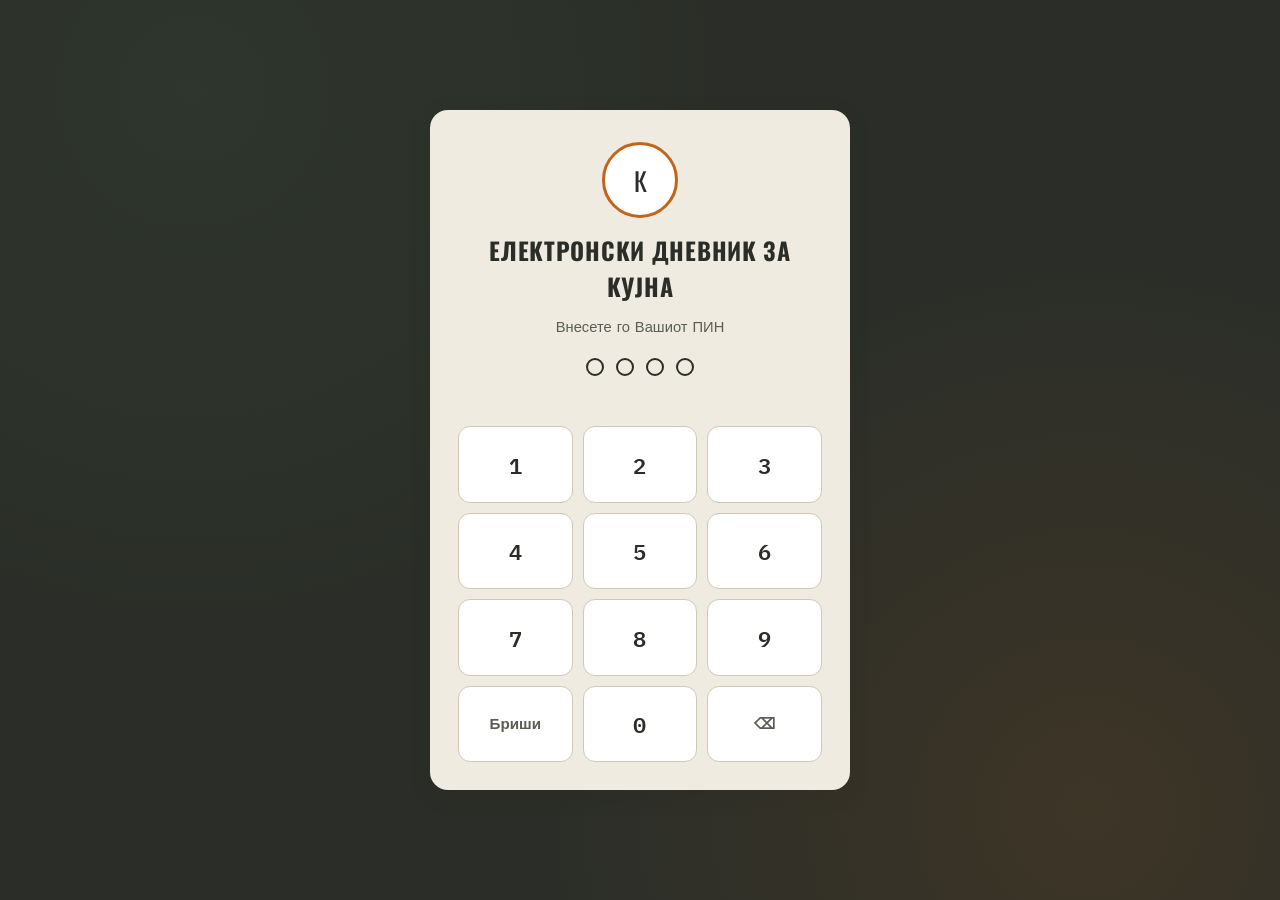
<file: index.html>
<!DOCTYPE html>
<html lang="mk">
<head>
<meta charset="UTF-8">
<meta name="viewport" content="width=device-width, initial-scale=1, maximum-scale=1, user-scalable=no">
<title>Кујна - Најава</title>
<link rel="manifest" href="manifest.json">
<meta name="theme-color" content="#2B2E28">
<link rel="apple-touch-icon" href="icons/icon-192.png">
<link rel="icon" href="icons/icon-192.png">
<link rel="stylesheet" href="css/style.css">
</head>
<body>

<div class="login-wrap">
  <div class="login-card">
    <div class="login-stamp">К</div>
    <h1>Електронски Дневник за Кујна</h1>
    <p class="login-sub">Внесете го Вашиот ПИН</p>

    <div class="pin-display" id="pinDisplay">
      <div class="pin-dot"></div>
      <div class="pin-dot"></div>
      <div class="pin-dot"></div>
      <div class="pin-dot"></div>
    </div>

    <div class="pin-error" id="pinError"></div>

    <div class="pin-pad" id="pinPad">
      <button class="pin-key" data-key="1">1</button>
      <button class="pin-key" data-key="2">2</button>
      <button class="pin-key" data-key="3">3</button>
      <button class="pin-key" data-key="4">4</button>
      <button class="pin-key" data-key="5">5</button>
      <button class="pin-key" data-key="6">6</button>
      <button class="pin-key" data-key="7">7</button>
      <button class="pin-key" data-key="8">8</button>
      <button class="pin-key" data-key="9">9</button>
      <button class="pin-key clear" data-action="clear">Бриши</button>
      <button class="pin-key" data-key="0">0</button>
      <button class="pin-key back" data-action="back">⌫</button>
    </div>
  </div>
</div>

<div class="toast" id="toast"></div>

<script src="js/config.js"></script>
<script src="js/api.js"></script>
<script src="js/session.js"></script>
<script src="js/login.js"></script>
<script>if("serviceWorker" in navigator){navigator.serviceWorker.register("sw.js").catch(()=>{});}</script>
</body>
</html>
</file>
<file: css/style.css>
@import url('https://fonts.googleapis.com/css2?family=Oswald:wght@500;600;700&family=Work+Sans:wght@400;500;600;700&family=IBM+Plex+Mono:wght@500;600&display=swap');

:root {
  --charcoal: #2B2E28;
  --charcoal-light: #3A3E35;
  --paper: #EFEBE1;
  --paper-dim: #E3DECF;
  --sage: #4C7A5E;
  --sage-dark: #3B5F4A;
  --carrot: #C1651B;
  --carrot-dark: #A0530F;
  --ink: #23261F;
  --ink-soft: #5A5D53;
  --line: #CFC8B4;
  --danger: #A33B2E;

  --radius: 10px;
  --shadow: 0 2px 8px rgba(35, 38, 31, 0.12);
  --shadow-lift: 0 6px 20px rgba(35, 38, 31, 0.18);
}

* { box-sizing: border-box; }

html, body {
  margin: 0;
  padding: 0;
  height: 100%;
  background: var(--paper);
  color: var(--ink);
  font-family: 'Work Sans', sans-serif;
  -webkit-tap-highlight-color: transparent;
}

h1, h2, h3, .display {
  font-family: 'Oswald', sans-serif;
  text-transform: uppercase;
  letter-spacing: 0.03em;
  color: var(--charcoal);
  margin: 0;
}

.mono {
  font-family: 'IBM Plex Mono', monospace;
}

button {
  font-family: inherit;
  cursor: pointer;
  border: none;
  -webkit-tap-highlight-color: transparent;
}

button:focus-visible,
input:focus-visible,
select:focus-visible,
a:focus-visible {
  outline: 3px solid var(--carrot);
  outline-offset: 2px;
}

@media (prefers-reduced-motion: reduce) {
  * { animation: none !important; transition: none !important; }
}

/* ---------- App shell ---------- */

.app-topbar {
  display: flex;
  align-items: center;
  justify-content: space-between;
  padding: 14px 20px;
  background: var(--charcoal);
  color: var(--paper);
  flex: 0 0 auto;
}

.app-topbar .brand {
  display: flex;
  align-items: center;
  gap: 10px;
  font-family: 'Oswald', sans-serif;
  font-size: 1.15rem;
  letter-spacing: 0.06em;
  text-transform: uppercase;
}

.app-topbar .brand .stamp-dot {
  width: 10px;
  height: 10px;
  border-radius: 50%;
  background: var(--carrot);
}

.app-topbar .who {
  font-family: 'IBM Plex Mono', monospace;
  font-size: 0.85rem;
  color: var(--paper-dim);
  display: flex;
  align-items: center;
  gap: 12px;
}

.link-btn {
  background: transparent;
  color: var(--paper);
  border: 1px solid rgba(239,235,225,0.35);
  padding: 8px 14px;
  border-radius: 999px;
  font-size: 0.85rem;
  font-family: 'Work Sans', sans-serif;
}
.link-btn:active { background: rgba(239,235,225,0.12); }

.page {
  max-width: 1100px;
  margin: 0 auto;
  padding: 20px;
}

/* ---------- Buttons ---------- */

.btn {
  display: inline-flex;
  align-items: center;
  justify-content: center;
  gap: 8px;
  padding: 16px 22px;
  border-radius: var(--radius);
  font-weight: 600;
  font-size: 1rem;
  min-height: 52px;
  transition: transform 0.08s ease, box-shadow 0.15s ease;
}
.btn:active { transform: scale(0.97); }

.btn-primary {
  background: var(--carrot);
  color: var(--paper);
  box-shadow: var(--shadow);
}
.btn-primary:active { background: var(--carrot-dark); }

.btn-secondary {
  background: var(--charcoal);
  color: var(--paper);
}
.btn-secondary:active { background: var(--charcoal-light); }

.btn-ghost {
  background: transparent;
  color: var(--charcoal);
  border: 1.5px solid var(--line);
}
.btn-ghost:active { background: var(--paper-dim); }

.btn-block { width: 100%; }

.btn-danger-ghost {
  background: transparent;
  color: var(--danger);
  border: 1.5px solid var(--danger);
  padding: 10px 16px;
  min-height: 40px;
  border-radius: var(--radius);
  font-weight: 600;
}

/* ---------- Cards ---------- */

.card {
  background: #fff;
  border-radius: var(--radius);
  box-shadow: var(--shadow);
  padding: 20px;
}

/* ---------- LOGIN PAGE ---------- */

.login-wrap {
  min-height: 100dvh;
  display: flex;
  align-items: center;
  justify-content: center;
  padding: 24px;
  background:
    radial-gradient(circle at 15% 10%, rgba(76,122,94,0.10), transparent 40%),
    radial-gradient(circle at 85% 90%, rgba(193,101,27,0.12), transparent 40%),
    var(--charcoal);
}

.login-card {
  width: 100%;
  max-width: 420px;
  background: var(--paper);
  border-radius: 18px;
  padding: 32px 28px 28px;
  box-shadow: var(--shadow-lift);
  text-align: center;
}

.login-stamp {
  width: 76px;
  height: 76px;
  margin: 0 auto 14px;
  border-radius: 50%;
  border: 3px solid var(--carrot);
  display: flex;
  align-items: center;
  justify-content: center;
  font-family: 'Oswald', sans-serif;
  font-size: 1.6rem;
  color: var(--charcoal);
  background: #fff;
}

.login-card h1 {
  font-size: 1.5rem;
  margin-bottom: 4px;
}

.login-sub {
  color: var(--ink-soft);
  font-size: 0.92rem;
  margin-bottom: 22px;
}

.pin-display {
  display: flex;
  justify-content: center;
  gap: 12px;
  margin-bottom: 20px;
}

.pin-dot {
  width: 18px;
  height: 18px;
  border-radius: 50%;
  border: 2px solid var(--charcoal);
  background: transparent;
  transition: background 0.1s ease;
}
.pin-dot.filled { background: var(--carrot); border-color: var(--carrot); }

.pin-error {
  color: var(--danger);
  font-size: 0.88rem;
  min-height: 20px;
  margin-bottom: 10px;
  font-weight: 600;
}

.pin-pad {
  display: grid;
  grid-template-columns: repeat(3, 1fr);
  gap: 10px;
}

.pin-key {
  background: #fff;
  border: 1.5px solid var(--line);
  border-radius: 12px;
  font-family: 'IBM Plex Mono', monospace;
  font-size: 1.4rem;
  font-weight: 600;
  color: var(--charcoal);
  aspect-ratio: 1.5 / 1;
  min-height: 58px;
}
.pin-key:active { background: var(--paper-dim); }

.pin-key.clear, .pin-key.back {
  font-family: 'Work Sans', sans-serif;
  font-size: 0.95rem;
  color: var(--ink-soft);
}

/* ============================================================
   ENTRY PAGE — fixed, non-scrolling, forced-landscape app shell
   ============================================================ */

.rotate-overlay {
  display: none;
  position: fixed;
  inset: 0;
  background: var(--charcoal);
  color: var(--paper);
  z-index: 999;
  flex-direction: column;
  align-items: center;
  justify-content: center;
  text-align: center;
  gap: 16px;
}
.rotate-overlay p {
  font-family: 'Oswald', sans-serif;
  text-transform: uppercase;
  letter-spacing: 0.04em;
  font-size: 1rem;
  max-width: 260px;
}
.rotate-icon {
  font-size: 3rem;
  animation: rotate-hint 1.6s ease-in-out infinite;
}
@keyframes rotate-hint {
  0%, 100% { transform: rotate(0deg); }
  50% { transform: rotate(90deg); }
}

/* Only the entry page uses .app-shell, so this is safe to lock down globally */
body:has(.app-shell) {
  overflow: hidden;
  overscroll-behavior: none;
}

.app-shell {
  height: 100dvh;
  width: 100vw;
  display: flex;
  flex-direction: column;
  overflow: hidden;
}

@media (orientation: portrait) {
  .rotate-overlay { display: flex; }
  .app-shell { display: none; }
}

.screen {
  flex: 1 1 auto;
  min-height: 0;
  display: flex;
  flex-direction: column;
  overflow: hidden;
}

/* Force the native [hidden] attribute to win over the .app-topbar / .screen
   "display: flex" rules above — otherwise both steps render at once. */
.app-topbar[hidden],
.screen[hidden] {
  display: none !important;
}

/* ---- Step 1: full-screen meal picker ---- */

.screen-meal {
  align-items: center;
  justify-content: center;
  padding: 24px;
}

.meal-picker-full {
  display: grid;
  grid-template-columns: repeat(5, 1fr);
  gap: 20px;
  width: 100%;
  max-width: 1150px;
}

.meal-chip-lg {
  background: #fff;
  border: 2px solid var(--line);
  border-radius: 14px;
  padding: 20px 12px;
  font-family: 'Oswald', sans-serif;
  text-transform: uppercase;
  letter-spacing: 0.04em;
  font-size: 1.15rem;
  font-weight: 600;
  color: var(--charcoal);
  min-height: 22vh;
  display: flex;
  align-items: center;
  justify-content: center;
  text-align: center;
  box-shadow: var(--shadow);
  transition: transform 0.08s ease, background 0.1s ease, border-color 0.1s ease;
}
.meal-chip-lg:active {
  transform: scale(0.96);
  background: var(--sage);
  border-color: var(--sage);
  color: #fff;
}
.meal-chip-lg.active {
  background: var(--sage);
  border-color: var(--sage);
  color: #fff;
}

/* ---- Step 2 compact topbar ---- */

.topbar-entry {
  justify-content: space-between;
}

.entry-header-left {
  display: flex;
  align-items: center;
  gap: 18px;
}

.meal-name-display {
  font-family: 'Oswald', sans-serif;
  text-transform: uppercase;
  letter-spacing: 0.05em;
  font-size: 1.2rem;
  color: var(--paper);
}

.entry-header-right input[type="date"] {
  padding: 9px 14px;
  border-radius: 8px;
  border: none;
  font-family: 'IBM Plex Mono', monospace;
  font-size: 0.95rem;
  font-weight: 600;
  color: var(--ink);
  background: var(--paper);
}

/* ---- Step 2 entry screen ---- */

.desc-input-plain {
  flex: 0 0 auto;
  border: none;
  border-bottom: 2px solid var(--line);
  background: transparent;
  font-size: 1.15rem;
  font-family: 'Work Sans', sans-serif;
  color: var(--ink);
  padding: 12px 20px;
  width: 100%;
}
.desc-input-plain:focus { border-bottom-color: var(--carrot); outline: none; }
.desc-input-plain::placeholder { color: var(--ink-soft); font-style: normal; }
.desc-input-plain.invalid { border-bottom-color: var(--danger); background: #FBEDEA; }

.entry-body {
  flex: 1 1 auto;
  min-height: 0;
  display: grid;
  grid-template-columns: 1.7fr 1fr;
  gap: 14px;
  padding: 12px 20px;
  overflow: hidden;
}

.ingredients-panel {
  min-height: 0;
  overflow-y: auto;
  background: #fff;
  border-radius: var(--radius);
  box-shadow: var(--shadow);
  padding: 14px;
}

.section-label {
  font-family: 'Oswald', sans-serif;
  text-transform: uppercase;
  letter-spacing: 0.05em;
  font-size: 0.85rem;
  color: var(--sage-dark);
  margin-bottom: 10px;
  display: block;
}

.field {
  margin-bottom: 18px;
}

.field label {
  display: block;
  font-size: 0.88rem;
  font-weight: 600;
  color: var(--ink);
  margin-bottom: 6px;
}

.field input[type="text"],
.field input[type="date"],
.field input[type="number"],
.field select,
.field textarea {
  width: 100%;
  padding: 13px 14px;
  border-radius: 8px;
  border: 1.5px solid var(--line);
  background: #fff;
  font-size: 1rem;
  font-family: inherit;
  color: var(--ink);
}

.ingredient-row {
  display: grid;
  grid-template-columns: 1fr 110px 130px 44px;
  gap: 8px;
  align-items: center;
  margin-bottom: 10px;
}

.ingredient-row select,
.ingredient-row input {
  padding: 11px 10px;
  border-radius: 8px;
  border: 1.5px solid var(--line);
  font-size: 0.94rem;
  font-family: inherit;
  width: 100%;
}

.row-remove {
  background: transparent;
  color: var(--danger);
  font-size: 1.3rem;
  font-weight: 700;
  border-radius: 8px;
  min-height: 44px;
}
.row-remove:active { background: rgba(163,59,46,0.1); }

.add-ingredient-btn {
  background: transparent;
  border: 1.5px dashed var(--sage);
  color: var(--sage-dark);
  border-radius: 8px;
  padding: 12px;
  width: 100%;
  font-weight: 600;
  font-size: 0.92rem;
  margin-top: 4px;
}
.add-ingredient-btn:active { background: rgba(76,122,94,0.08); }

/* select that still needs a tap-to-choose value */
select.placeholder-selected {
  color: var(--ink-soft);
}

/* ---- Portions panel (right column) ---- */

.portions-panel {
  min-height: 0;
  display: flex;
  gap: 12px;
}

.portion-box {
  flex: 1;
  min-width: 0;
  min-height: 0;
  background: #fff;
  border-radius: var(--radius);
  box-shadow: var(--shadow);
  padding: 12px;
  display: flex;
  flex-direction: column;
  text-align: center;
  transition: opacity 0.15s ease;
}

.portion-box label {
  display: block;
  flex: 0 0 auto;
  font-size: 0.8rem;
  font-weight: 600;
  color: var(--ink-soft);
  margin-bottom: 8px;
}

.stepper-vert {
  flex: 1;
  min-height: 0;
  display: flex;
  flex-direction: column;
  gap: 6px;
}

.stepper-vert input {
  flex: 0 0 auto;
  width: 100%;
  text-align: center;
  font-family: 'IBM Plex Mono', monospace;
  font-size: 1.7rem;
  font-weight: 700;
  border: 1.5px solid var(--line);
  background: #fff;
  color: var(--charcoal);
  border-radius: 8px;
  padding: 6px 2px;
}

.stepper-vert .step-btn {
  flex: 1 1 0;
  min-height: 0;
  width: 100%;
  background: var(--sage);
  color: #fff;
  border-radius: 8px;
  font-family: 'IBM Plex Mono', monospace;
  font-weight: 700;
  font-size: 1rem;
  box-shadow: 0 2px 4px rgba(35,38,31,0.15);
  transition: transform 0.08s ease, background 0.1s ease;
}
.stepper-vert .step-btn:active {
  transform: scale(0.94);
  background: var(--sage-dark);
}
.stepper-vert .step-btn.step-minus1,
.stepper-vert .step-btn.step-minus10 {
  background: var(--charcoal);
}
.stepper-vert .step-btn.step-minus1:active,
.stepper-vert .step-btn.step-minus10:active {
  background: var(--charcoal-light);
}

.portion-box.disabled {
  opacity: 0.45;
  pointer-events: none;
}

.employees-disabled-note {
  display: none;
  flex: 0 0 auto;
  margin-top: 8px;
  font-size: 0.74rem;
  color: var(--danger);
  font-weight: 600;
}
.portion-box.disabled .employees-disabled-note {
  display: block;
}

/* ---------- Required / invalid states ---------- */

.field.invalid input,
.field.invalid select,
.field.invalid textarea,
.ingredient-row.invalid select,
.ingredient-row.invalid input {
  border-color: var(--danger) !important;
  background: #FBEDEA;
}

.portion-box.invalid {
  box-shadow: 0 0 0 2px var(--danger);
}

.submit-bar {
  flex: 0 0 auto;
  padding: 10px 20px 16px;
  display: flex;
  gap: 12px;
}

.toast {
  position: fixed;
  bottom: 24px;
  left: 50%;
  transform: translateX(-50%) translateY(20px);
  background: var(--charcoal);
  color: var(--paper);
  padding: 14px 22px;
  border-radius: 999px;
  font-weight: 600;
  font-size: 0.9rem;
  box-shadow: var(--shadow-lift);
  opacity: 0;
  transition: opacity 0.2s ease, transform 0.2s ease;
  pointer-events: none;
  z-index: 50;
}
.toast.show {
  opacity: 1;
  transform: translateX(-50%) translateY(0);
}
.toast.error { background: var(--danger); }

/* ---------- VIEW PAGE ---------- */

.filter-bar {
  display: grid;
  grid-template-columns: 1fr 1fr 1.2fr auto;
  gap: 10px;
  margin-bottom: 20px;
  align-items: end;
}

@media (max-width: 720px) {
  .filter-bar { grid-template-columns: 1fr 1fr; }
}

.filter-bar .field { margin-bottom: 0; }

.entries-list {
  display: flex;
  flex-direction: column;
  gap: 12px;
}

.entry-ticket {
  background: #fff;
  border-radius: var(--radius);
  box-shadow: var(--shadow);
  padding: 18px 20px;
  position: relative;
  border-left: 5px solid var(--sage);
  display: grid;
  grid-template-columns: 1fr auto;
  grid-template-areas:
    "main   stats"
    "footer footer";
  column-gap: 22px;
  row-gap: 12px;
}

.ticket-main { grid-area: main; min-width: 0; }

.ticket-name {
  font-family: 'Oswald', sans-serif;
  text-transform: uppercase;
  letter-spacing: 0.03em;
  font-size: 1.15rem;
  font-weight: 600;
  color: var(--charcoal);
}

.ticket-meta {
  font-style: italic;
  font-size: 0.88rem;
  color: var(--ink-soft);
  margin: 3px 0 12px;
}

.ticket-table {
  width: 100%;
  border-collapse: collapse;
  font-size: 0.9rem;
}

.ticket-table th {
  text-align: left;
  font-family: 'Oswald', sans-serif;
  text-transform: uppercase;
  letter-spacing: 0.04em;
  font-size: 0.72rem;
  color: var(--sage-dark);
  font-weight: 600;
  padding: 0 10px 6px 0;
  border-bottom: 1.5px solid var(--line);
}

.ticket-table td {
  padding: 7px 10px 7px 0;
  border-bottom: 1px dashed var(--line);
  color: var(--ink);
}

.ticket-table tr:last-child td {
  border-bottom: none;
}

.ticket-table td:nth-child(2),
.ticket-table td:nth-child(3),
.ticket-table th:nth-child(2),
.ticket-table th:nth-child(3) {
  font-family: 'IBM Plex Mono', monospace;
  white-space: nowrap;
}

.ticket-empty-row {
  color: var(--ink-soft);
  font-style: italic;
  padding: 8px 0;
}

.ticket-stats {
  grid-area: stats;
  display: flex;
  gap: 16px;
  align-items: center;
}

.stat-block {
  display: flex;
  flex-direction: column;
  align-items: center;
  justify-content: center;
  min-width: 76px;
  padding: 10px 14px;
  background: var(--paper);
  border-radius: var(--radius);
}

.stat-num {
  font-family: 'IBM Plex Mono', monospace;
  font-size: 1.8rem;
  font-weight: 700;
  color: var(--charcoal);
  line-height: 1;
}

.stat-label {
  margin-top: 6px;
  font-size: 0.7rem;
  text-transform: uppercase;
  letter-spacing: 0.04em;
  color: var(--ink-soft);
  font-weight: 600;
}

.ticket-footer {
  grid-area: footer;
  border-top: 1px dashed var(--line);
  padding-top: 10px;
  font-size: 0.82rem;
  color: var(--ink-soft);
}

@media (max-width: 640px) {
  .entry-ticket {
    grid-template-columns: 1fr;
    grid-template-areas:
      "main"
      "stats"
      "footer";
  }
  .ticket-stats { justify-content: flex-start; }
}

.empty-state {
  text-align: center;
  padding: 50px 20px;
  color: var(--ink-soft);
}

.empty-state .stamp-dot-lg {
  width: 54px;
  height: 54px;
  border-radius: 50%;
  border: 2.5px dashed var(--line);
  margin: 0 auto 14px;
}

.spinner {
  width: 28px;
  height: 28px;
  border: 3px solid var(--line);
  border-top-color: var(--carrot);
  border-radius: 50%;
  animation: spin 0.7s linear infinite;
  margin: 30px auto;
}
@keyframes spin { to { transform: rotate(360deg); } }
</file>
